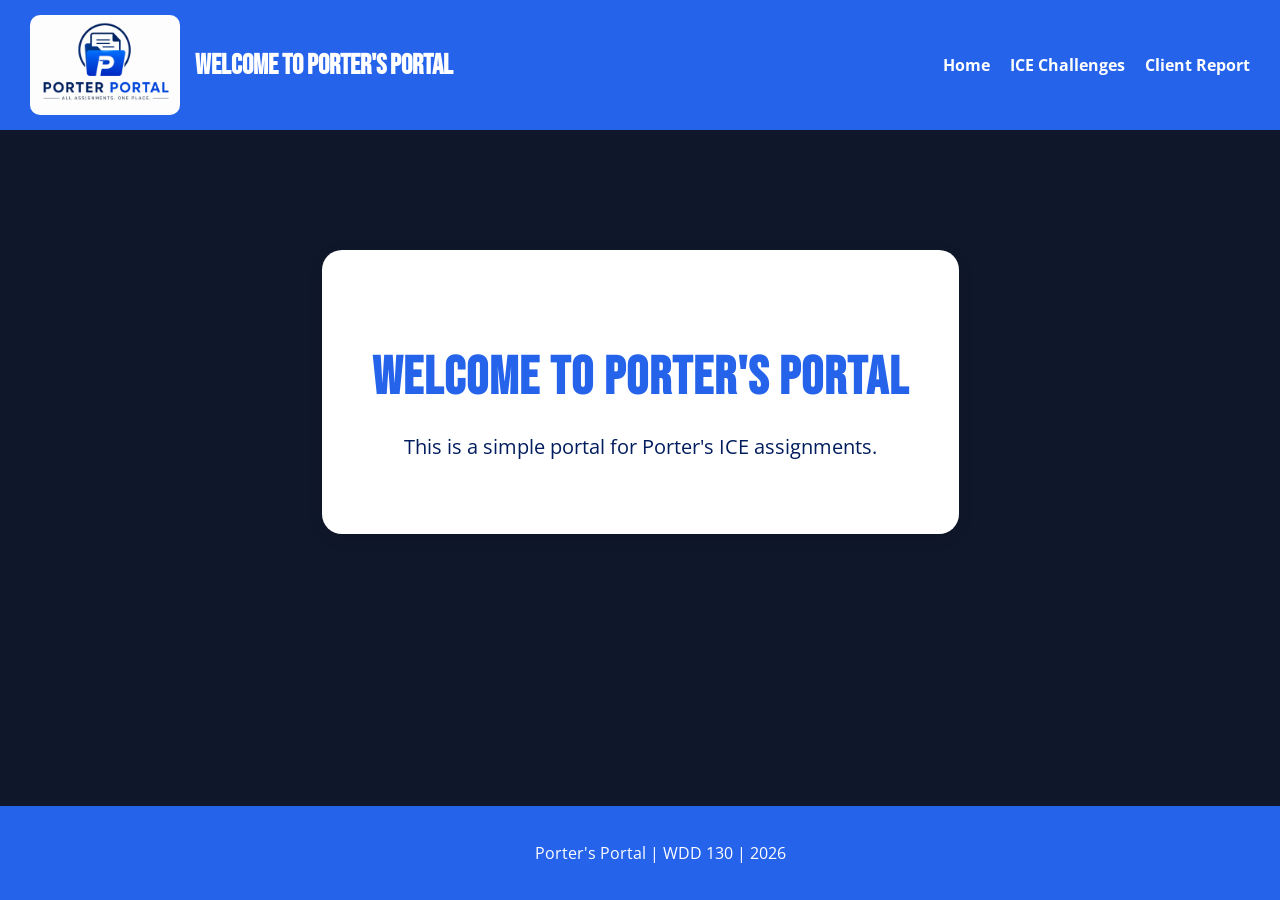
<file: index.html>
<!DOCTYPE html>
<html lang="en">
    <head>
        <meta charset="UTF-8">
        <meta name="viewport" content="width=device-width, initial-scale=1.0">
        <title>Porter's Portal</title>
        <link rel="stylesheet" href="styles/styles.css">
        <style>
        @import url('https://fonts.googleapis.com/css2?family=BJCree:wght@400;500;600;700&family=Bebas+Neue&family=Lato:ital,wght@0,100;0,300;0,400;0,700;0,900;1,100;1,300;1,400;1,700;1,900&family=Libre+Baskerville:ital,wght@0,400..700;1,400..700&family=Noto+Sans+Ol+Chiki:wght@400..700&family=Nunito:ital,wght@0,200..1000;1,200..1000&family=Oswald:wght@200..700&family=Roboto+Mono:ital,wght@0,100..700;1,100..700&family=Roboto:ital,wght@0,100..900;1,100..900&display=swap');
        @import url('https://fonts.googleapis.com/css2?family=BJCree:wght@400;500;600;700&family=Bebas+Neue&family=Lato:ital,wght@0,100;0,300;0,400;0,700;0,900;1,100;1,300;1,400;1,700;1,900&family=Libre+Baskerville:ital,wght@0,400..700;1,400..700&family=Noto+Sans+Ol+Chiki:wght@400..700&family=Nunito:ital,wght@0,200..1000;1,200..1000&family=Open+Sans:ital,wght@0,300..800;1,300..800&family=Oswald:wght@200..700&family=Roboto+Mono:ital,wght@0,100..700;1,100..700&family=Roboto:ital,wght@0,100..900;1,100..900&display=swap');
        </style>
    </head>
    <body>
        <header>
            <div class="logo-section">
                <img src="images/Portal's-Porter-ChatGPT.png" alt="Porter Logo" class="logo">
                <h1>Welcome to Porter's Portal</h1>
            </div>
     

            <nav>
                <ul>
                    <li><a href="index.html">Home</a></li>
                    <li><a href="ice.html">ICE Challenges</a></li>
                    <li><a href="client_report.html">Client Report</a></li>
                </ul>
            </nav>
        </header>
        <main>
            <section class="hero">

                <div class="hero-content">
                
                    <h2>Welcome to Porter's Portal</h2>

                    <p>This is a simple portal for Porter's ICE assignments.</p>

                </div>

            </section>

            

        </main>  
        
        <footer>
            <p>Porter's Portal | WDD 130 | 2026</p>
        </footer>
   
    </body>

</html>
</file>
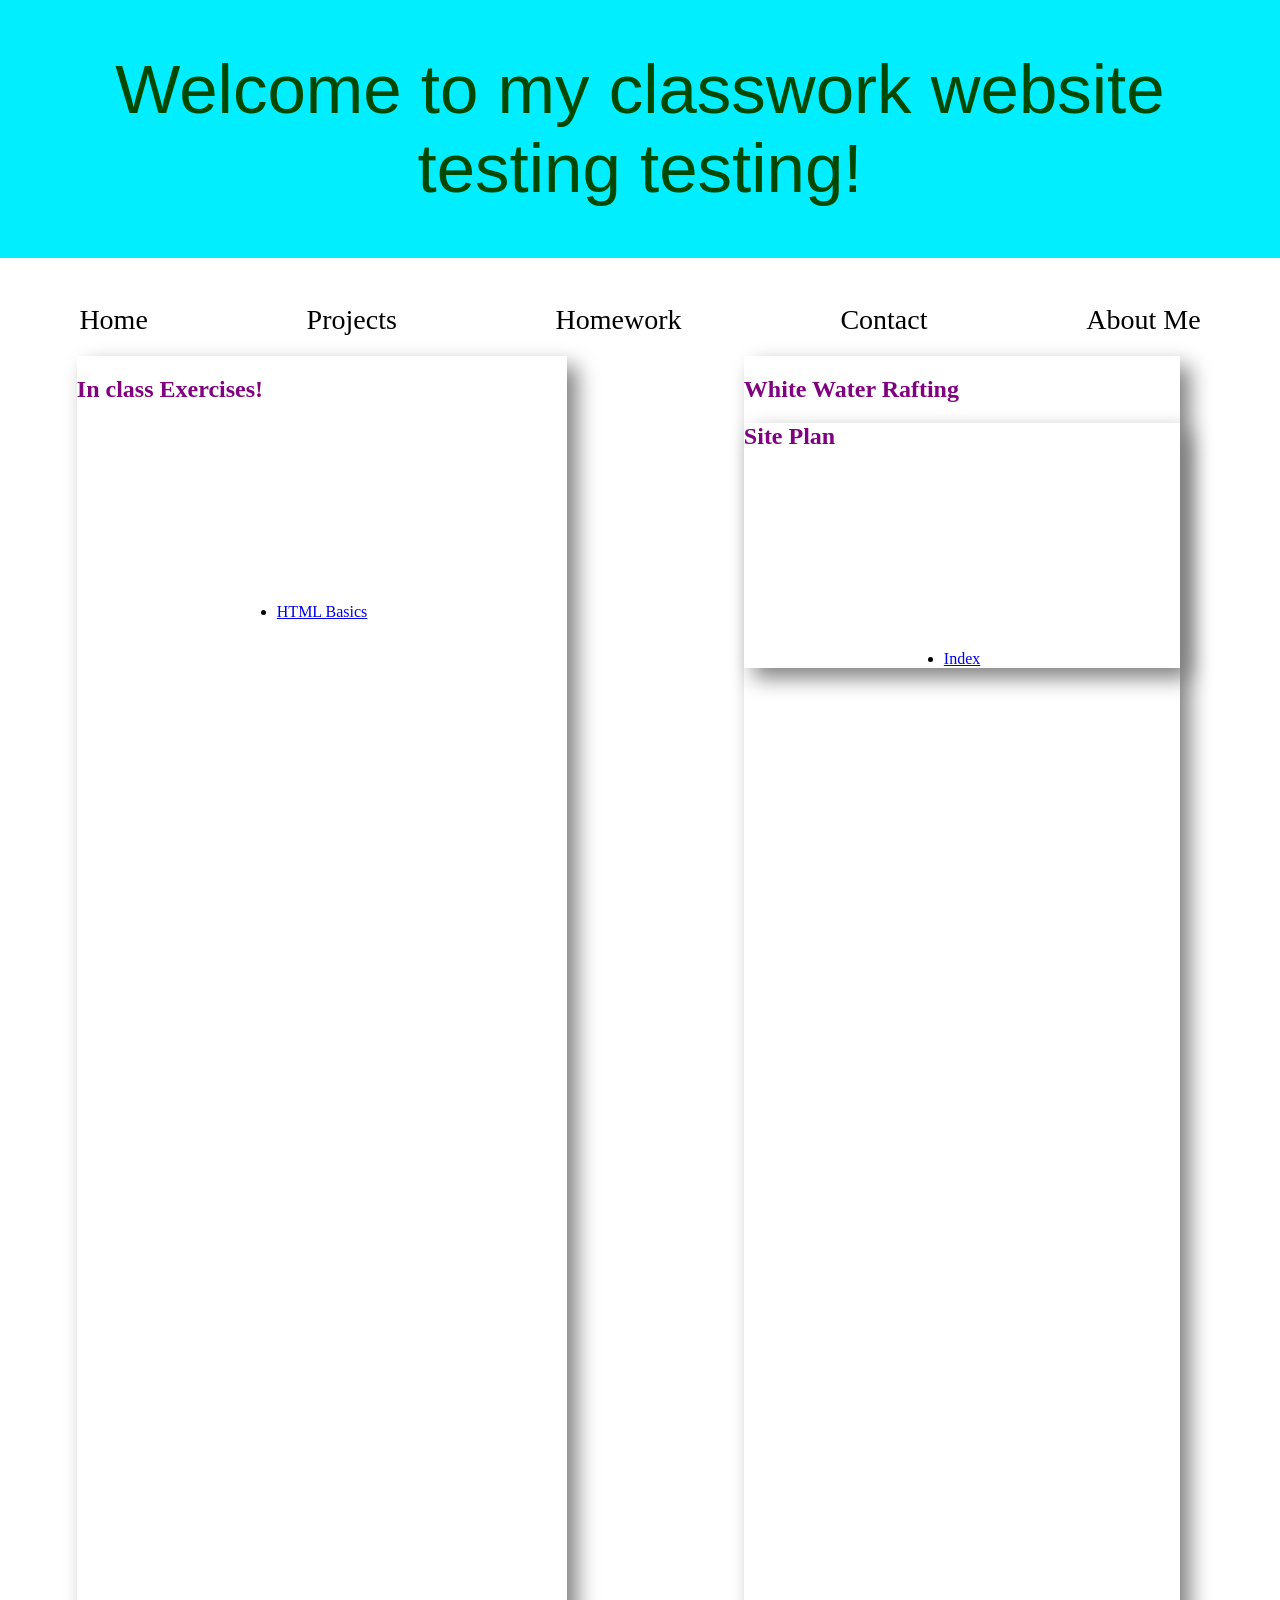
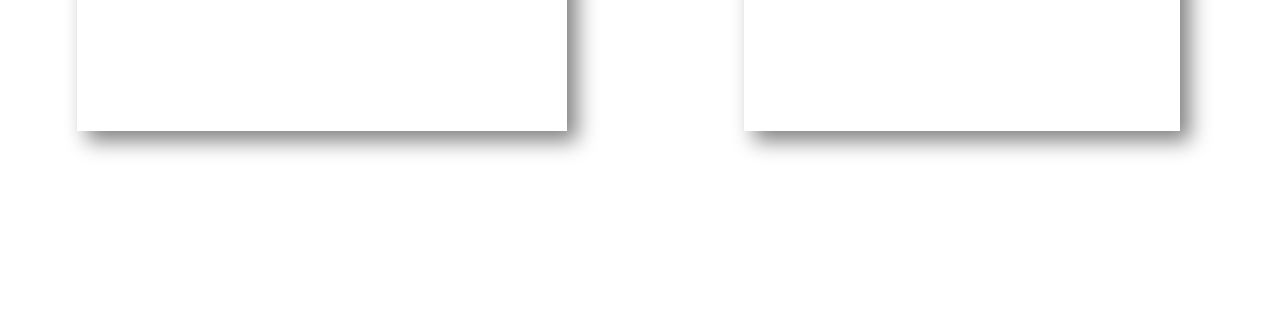
<file: ICE/Stuff/index.html>
<!DOCTYPE html>
<html lang="en">
<head>
    <meta charset="UTF-8">
    <meta name="viewport" content="width=device-width, initial-scale=1.0">
    <title>Document</title>
    <style>

        h1 {
            color: rgb(0, 72, 0);
            text-align: center;
            font-size: 69px;
            font-family:Impact, Haettenschweiler, 'Arial Narrow Bold', sans-serif;
            background-color: rgb(0, 238, 255);
            padding: 50px;
            font-weight:200;
            margin-top: 0;
        }
        
        body {
            background-color: rgb(255, 255, 255);
            margin: 0;
        }

        h2 {
            color: purple;
        }

        ul {
            margin: 200px;
            padding: 0;
        }
        .card {
            box-shadow: 10px 10px 20px gray;
            margin-bottom: 50px;
        }
        #card-container {
            display: grid;
            grid-template-columns: 50%, 50%;
            grid-template-rows: 1fr 4fr 150px;
            justify-content: center;
            justify-items: center;
        }
        header {
            grid-column-start: 1;
            grid-column-end: 3;
        }
        nav {
            display: flex;
            justify-content: space-around;
            align-items: center;
            margin-bottom: 20px;
        }

        /* descendascy selector*/

        nav a {
            text-decoration: none;
            color: black;
            font-size: 28px;
        }

        nav a:hover {
            color: blue;
            font-size: 32px;
        }
    </style>
</head>
<body>
    <div id="card-container">
        <header>
            <h1>Welcome to my classwork website testing testing!</h1>
            <nav>
                <a href="#">Home</a>
                <a href="#">Projects</a>
                <a href="#">Homework</a>
                <a href="#">Contact</a>
                <a href="#">About Me</a>
            </nav>
        </header>


        <div class ="card">
            <h2 class="ICE-heading">In class Exercises!</h2>
            <ul>
                <li>
                    <a class="red-text" href="ICE/basics.html">HTML Basics</a>
                </li>
            </ul>
        </div>

        <div class="card">
            <h2 class="red-text">White Water Rafting</h2>

            <div class="card">
                <h2 class="red-text">Site Plan</h2>
                <ul>
                    <li>
                        <a class="red-text" href="site-plan-rafting.html">Index</a>
                    </li>
                </ul>
            </div>
        </div>

    </div>
 
</body>
</html>
</file>
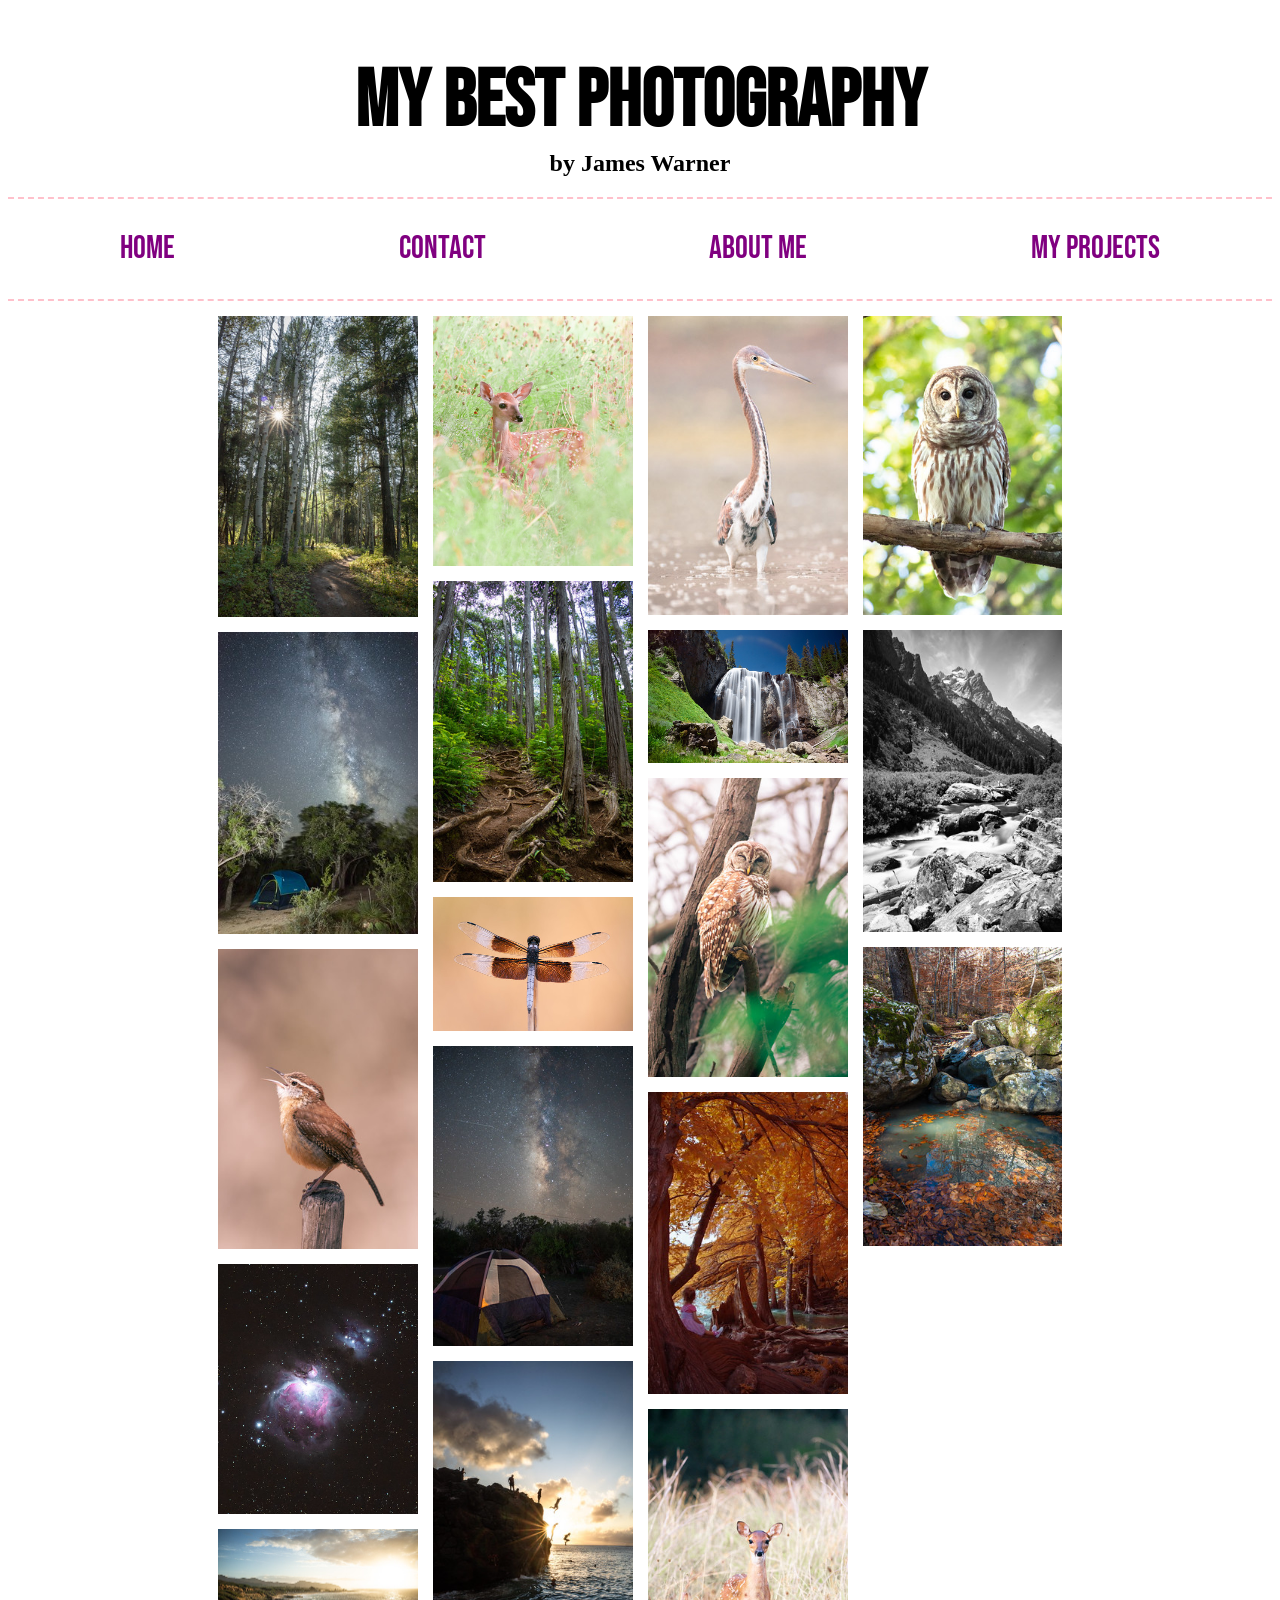
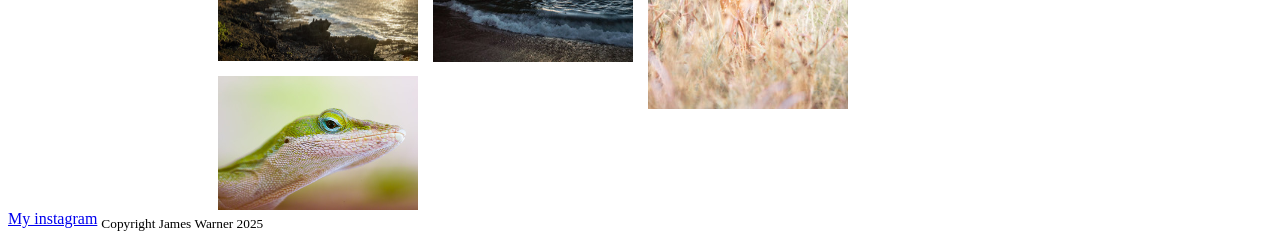
<file: ICE/portfolio-starter-code/portfolio-starter-code/index.html>
<!--Don't touch the HTML for this activity!-->
<!DOCTYPE html>
<html lang="en">
<head>
    <title>James Warner Photography</title>
    <link rel="stylesheet" href="css/index.css">
</head>
<body>
    <header>
        <h1>My Best Photography</h1>
        <h2>by James Warner</h2>
    </header>
    <nav>
        <a href="index.html">Home</a>
        <a href="html/contact.html">Contact</a>
        <a href="html/about-me.html">About Me</a>
        <a href="html/my-projects.html">My Projects</a>
    </nav>
    <div id="img-container">
        <img src="images/img1.jpg" alt="photography by james warner">
        <img src="images/img2.jpg" alt="photography by james warner">
        <img src="images/img3.jpg" alt="photography by james warner">
        <img src="images/img4.jpg" alt="photography by james warner">
        <img src="images/img5.jpg" alt="photography by james warner">
        <img src="images/img6.jpg" alt="photography by james warner">
        <img src="images/img7.jpg" alt="photography by james warner">
        <img src="images/img8.jpg" alt="photography by james warner">
        <img src="images/img9.jpg" alt="photography by james warner">
        <img src="images/img10.jpg" alt="photography by james warner">
        <img src="images/img11.jpg" alt="photography by james warner">
        <img src="images/img12.jpg" alt="photography by james warner">
        <img src="images/img13.jpg" alt="photography by james warner">
        <img src="images/img14.jpg" alt="photography by james warner">
        <img src="images/img15.jpg" alt="photography by james warner">
        <img src="images/img16.jpg" alt="photography by james warner">
        <img src="images/img17.jpg" alt="photography by james warner">
        <img src="images/img18.jpg" alt="photography by james warner">
        <img src="images/img19.jpg" alt="photography by james warner">
    </div>
    <footer>
        <a href="https://www.instagram.com">My instagram</a>
        <sub>Copyright James Warner 2025</sub>
    </footer>
</body>
</html>
</file>
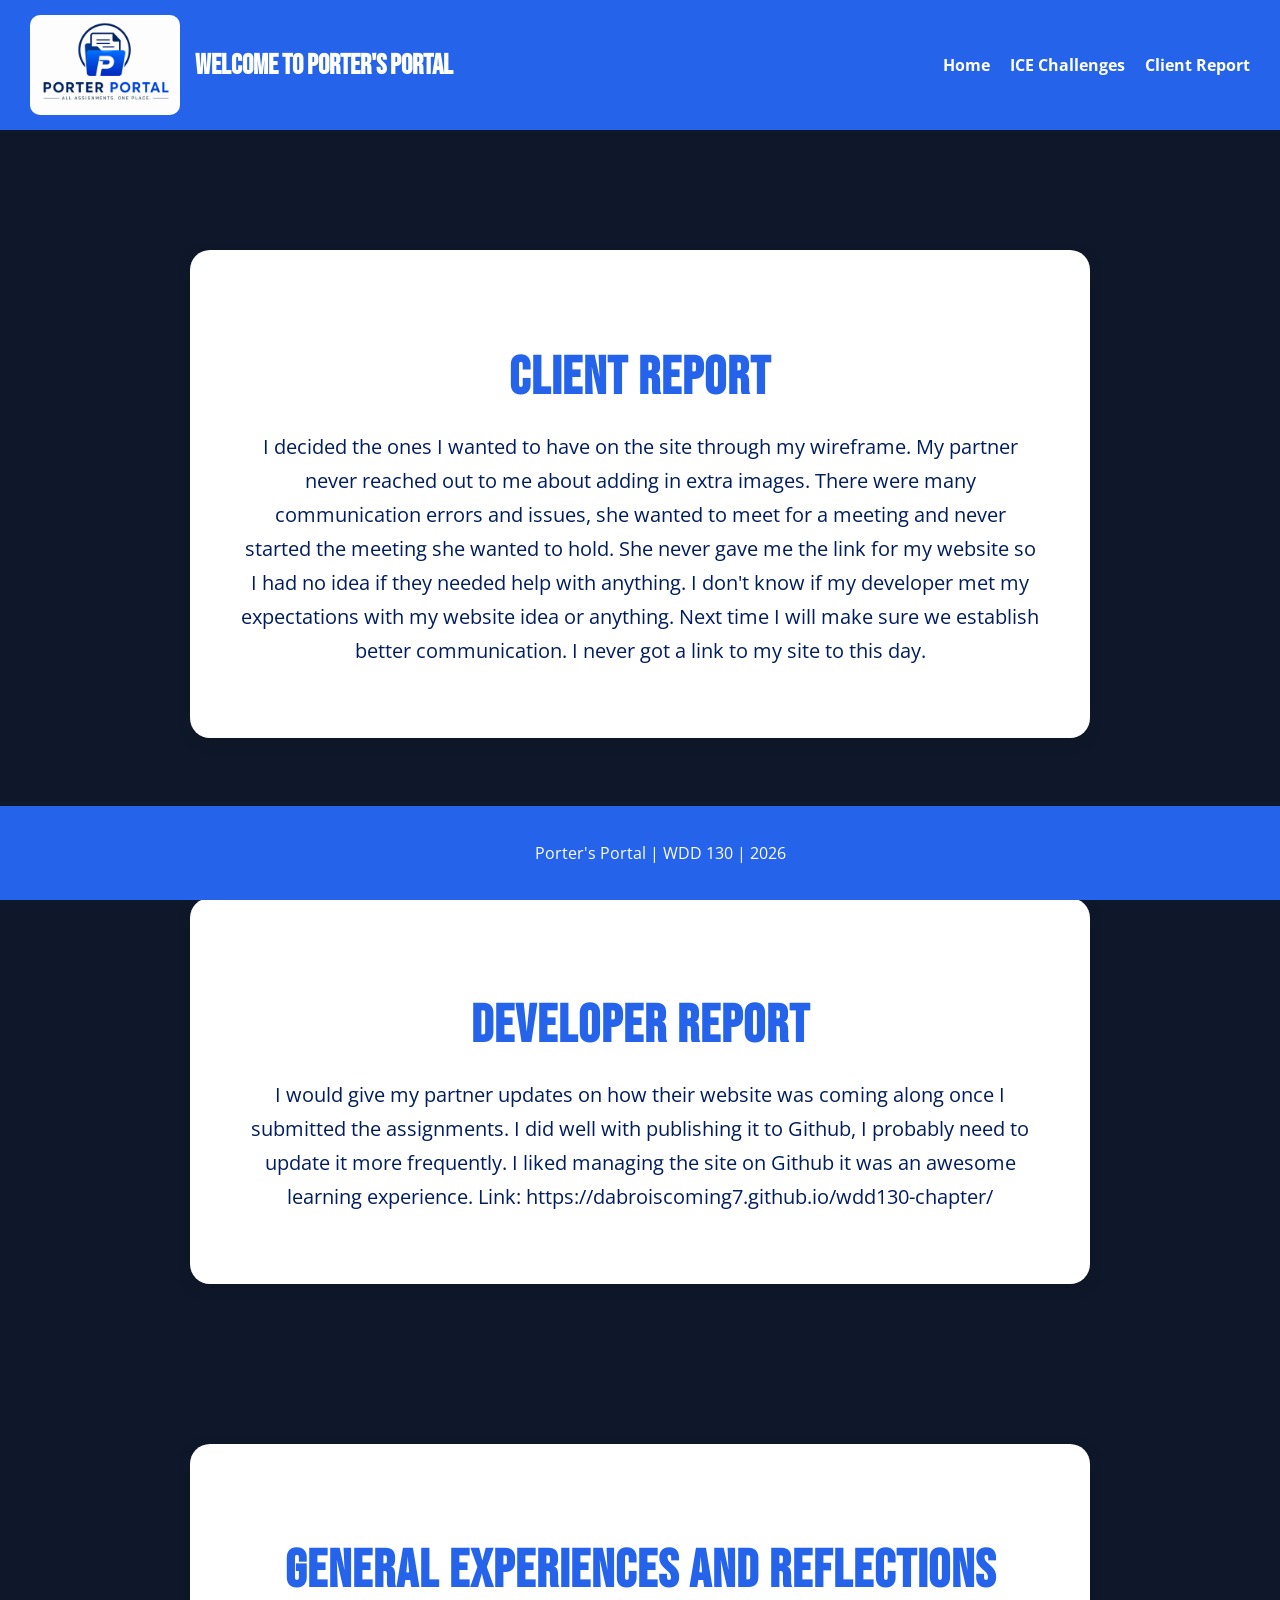
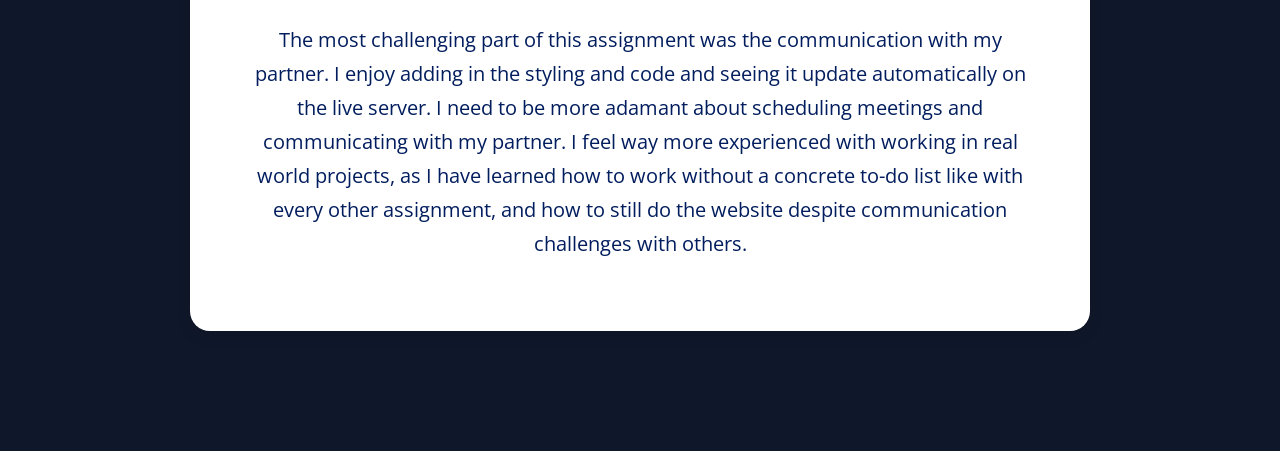
<file: client_report.html>
<!DOCTYPE html>
<html lang="en">
    <head>
        <meta charset="UTF-8">
        <meta name="viewport" content="width=device-width, initial-scale=1.0">
        <title>Client Report - Porter's Portal</title>
        <link rel="stylesheet" href="styles/styles.css">
        <style>
        @import url('https://fonts.googleapis.com/css2?family=BJCree:wght@400;500;600;700&family=Bebas+Neue&family=Lato:ital,wght@0,100;0,300;0,400;0,700;0,900;1,100;1,300;1,400;1,700;1,900&family=Libre+Baskerville:ital,wght@0,400..700;1,400..700&family=Noto+Sans+Ol+Chiki:wght@400..700&family=Nunito:ital,wght@0,200..1000;1,200..1000&family=Oswald:wght@200..700&family=Roboto+Mono:ital,wght@0,100..700;1,100..700&family=Roboto:ital,wght@0,100..900;1,100..900&display=swap');
        @import url('https://fonts.googleapis.com/css2?family=BJCree:wght@400;500;600;700&family=Bebas+Neue&family=Lato:ital,wght@0,100;0,300;0,400;0,700;0,900;1,100;1,300;1,400;1,700;1,900&family=Libre+Baskerville:ital,wght@0,400..700;1,400..700&family=Noto+Sans+Ol+Chiki:wght@400..700&family=Nunito:ital,wght@0,200..1000;1,200..1000&family=Open+Sans:ital,wght@0,300..800;1,300..800&family=Oswald:wght@200..700&family=Roboto+Mono:ital,wght@0,100..700;1,100..700&family=Roboto:ital,wght@0,100..900;1,100..900&display=swap');
        </style>
    </head>
    <body>
        <header>
            <div class="logo-section">
                <img src="images/Portal's-Porter-ChatGPT.png" alt="Porter Logo" class="logo">
                <h1>Welcome to Porter's Portal</h1>
            </div>
     

            <nav>
                <ul>
                    <li><a href="index.html">Home</a></li>
                    <li><a href="ice.html">ICE Challenges</a></li>
                    <li><a href="client_report.html">Client Report</a></li>
                </ul>
            </nav>
        </header>
        <main>
            <section class="hero">

                <div class="hero-content">
                
                    <h2>Client Report</h2>

                    <p>I decided the ones I wanted to have on the site through my wireframe. 
                        My partner never reached out to me about adding in extra images. 
                        There were many communication errors and issues, she wanted to meet for a meeting 
                        and never started the meeting she wanted to hold. She never gave me the link for my 
                        website so I had no idea if they needed help with anything. I don't know if my 
                        developer met my expectations with my website idea or anything. Next time I will
                        make sure we establish better communication. I never got a link 
                        to my site to this day.</p>

                </div>

            </section>

            <section class="hero">

                <div class="hero-content">
                
                    <h2>Developer Report</h2>

                    <p> I would give my partner updates on how their website was coming along once I 
                        submitted the assignments. I did well with publishing it to Github, I probably 
                        need to update it more frequently. I liked managing the site on Github it was an 
                        awesome learning experience. Link: https://dabroiscoming7.github.io/wdd130-chapter/</p>

                </div>

            </section>

            <section class="hero">

                <div class="hero-content">
                
                    <h2>General Experiences and Reflections</h2>

                    <p> The most challenging part of this assignment was the communication with my partner. 
                        I enjoy adding in the styling and code and seeing it update automatically on the 
                        live server. I need to be more adamant about scheduling meetings and communicating with my partner. 
                        I feel way more experienced with working in real world projects, as I have learned
                         how to work without a concrete to-do list like with every other assignment, and how 
                         to still do the website despite communication challenges with others.</p>

                </div>

            </section>

        </main>  
        
        <footer>
            <p>Porter's Portal | WDD 130 | 2026</p>
        </footer>
   
    </body>

</html>
</file>
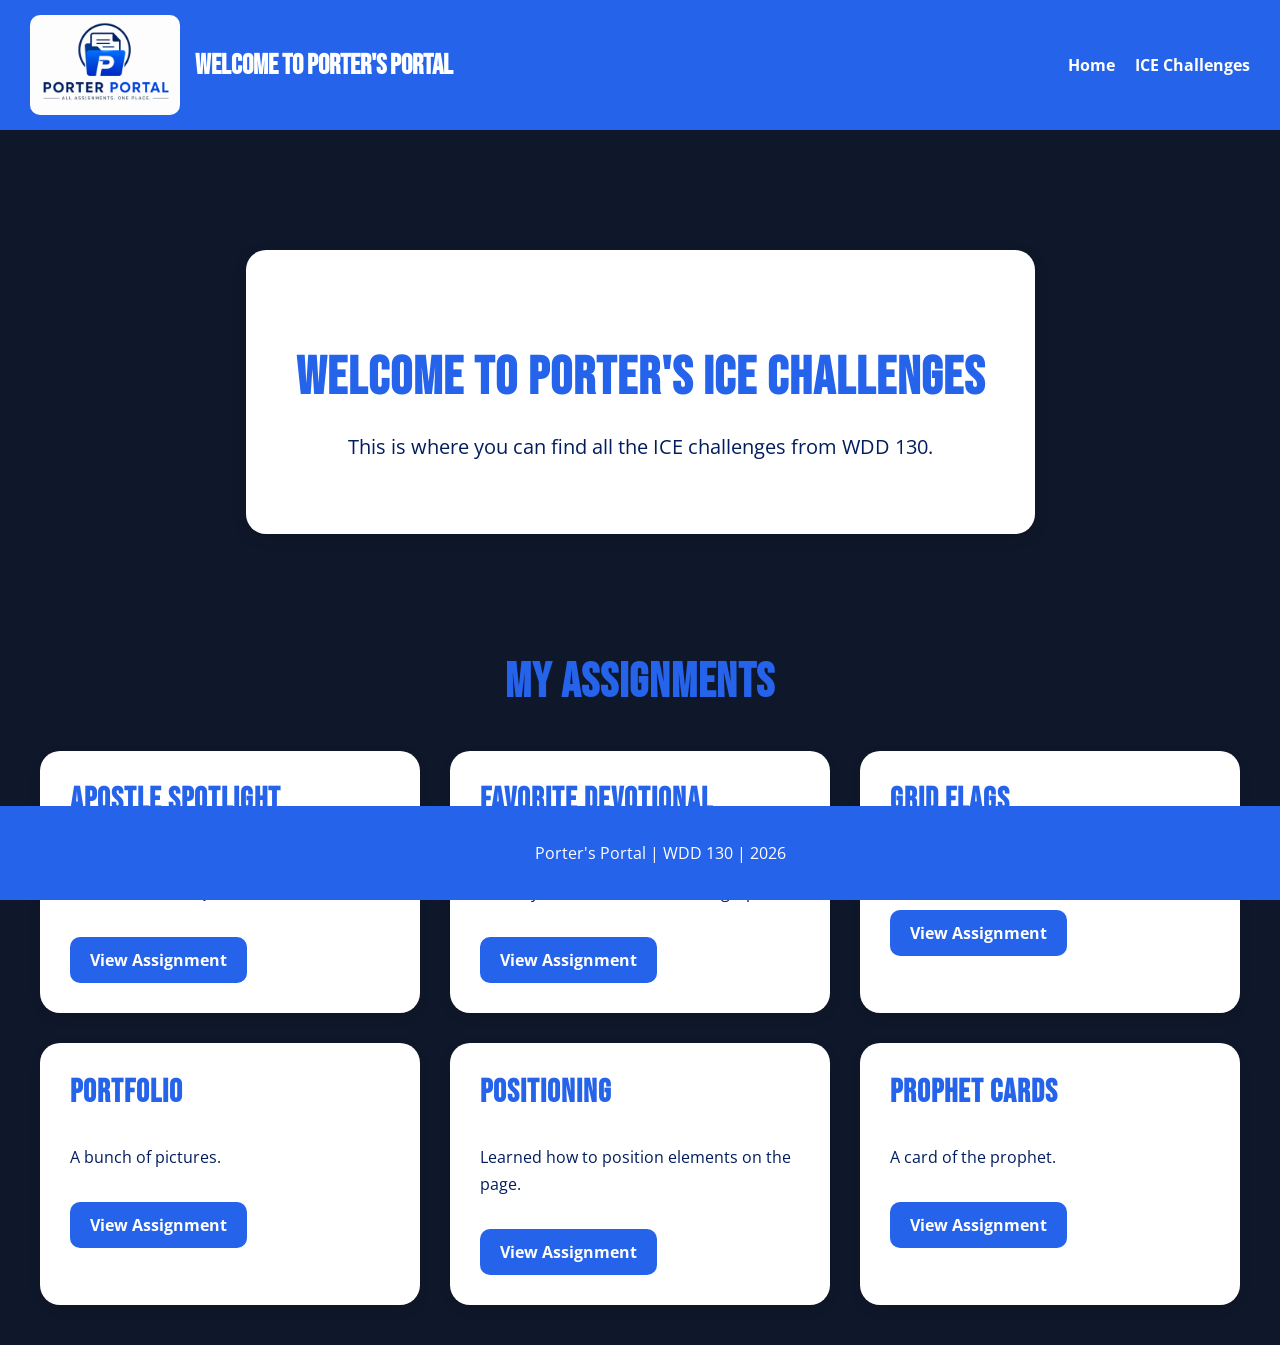
<file: ice.html>
<!DOCTYPE html>
<html lang="en">
    <head>
        <meta charset="UTF-8">
        <meta name="viewport" content="width=device-width, initial-scale=1.0">
        <title>Porter's Portal</title>
        <link rel="stylesheet" href="styles/styles.css">
        <style>
        @import url('https://fonts.googleapis.com/css2?family=BJCree:wght@400;500;600;700&family=Bebas+Neue&family=Lato:ital,wght@0,100;0,300;0,400;0,700;0,900;1,100;1,300;1,400;1,700;1,900&family=Libre+Baskerville:ital,wght@0,400..700;1,400..700&family=Noto+Sans+Ol+Chiki:wght@400..700&family=Nunito:ital,wght@0,200..1000;1,200..1000&family=Oswald:wght@200..700&family=Roboto+Mono:ital,wght@0,100..700;1,100..700&family=Roboto:ital,wght@0,100..900;1,100..900&display=swap');
        @import url('https://fonts.googleapis.com/css2?family=BJCree:wght@400;500;600;700&family=Bebas+Neue&family=Lato:ital,wght@0,100;0,300;0,400;0,700;0,900;1,100;1,300;1,400;1,700;1,900&family=Libre+Baskerville:ital,wght@0,400..700;1,400..700&family=Noto+Sans+Ol+Chiki:wght@400..700&family=Nunito:ital,wght@0,200..1000;1,200..1000&family=Open+Sans:ital,wght@0,300..800;1,300..800&family=Oswald:wght@200..700&family=Roboto+Mono:ital,wght@0,100..700;1,100..700&family=Roboto:ital,wght@0,100..900;1,100..900&display=swap');
        </style>
    </head>
    <body>
        <header>
            <div class="logo-section">
                <img src="images/Portal's-Porter-ChatGPT.png" alt="Porter Logo" class="logo">
                <h1>Welcome to Porter's Portal</h1>
            </div>
     

            <nav>
                <ul>
                    <li><a href="index.html">Home</a></li>
                    <li><a href="ice.html">ICE Challenges</a></li>
                </ul>
            </nav>
        </header>
        <main>
            <section class="hero">

                <div class="hero-content">
                
                    <h2>Welcome to Porter's ICE Challenges</h2>

                    <p>This is where you can find all the ICE challenges from WDD 130.</p>

                </div>

            </section>

            <section class="assignments">
                <h2>My Assignments</h2>
                <div class="assignment-grid">

                    <article class="card">

                        <h3>Apostle Spotlight</h3>
                        <p> It has all the Apotles and the other members of the Quorm on it.</p>

                        <a href="ICE/apostle_spotlight/apostle_spotlight/apostles.html" target="_blank">View Assignment</a>

                    </article>

                    <article class="card">

                        <h3>Favorite Devotional</h3>
                        <p> These are my favorite devotional and where you can add more to the graph.</p>

                        <a href="ICE/favorite_devo/favorite_devo/favdevo.html" target="_blank">View Assignment</a>

                    </article>
                    
                    <article class="card">

                        <h3>Grid Flags</h3>
                        <p>I made flags with grids </p>

                        <a href="ICE/grid_flags/grid_flags/flags.html" target="_blank">View Assignment</a>

                    </article>

                    <article class="card">

                        <h3>Portfolio</h3>
                        <p>A bunch of pictures.</p>

                        <a href="ICE/portfolio-starter-code/portfolio-starter-code/index.html" target="_blank">View Assignment</a>

                    </article>

                    <article class="card">

                        <h3>Positioning</h3>
                        <p>Learned how to position elements on the page.</p>

                        <a href="ICE/positioning/positioning/positioning.html" target="_blank">View Assignment</a>

                    </article>

                    <article class="card">

                        <h3>Prophet Cards</h3>
                        <p>A card of the prophet.</p>

                        <a href="ICE/prophet_cards/prophet_cards/oaks.html" target="_blank">View Assignment</a>

                    </article>

                </div>

            </section>

        </main>  
        
        <footer>
            <p>Porter's Portal | WDD 130 | 2026</p>
        </footer>
   
    </body>

</html>
</file>
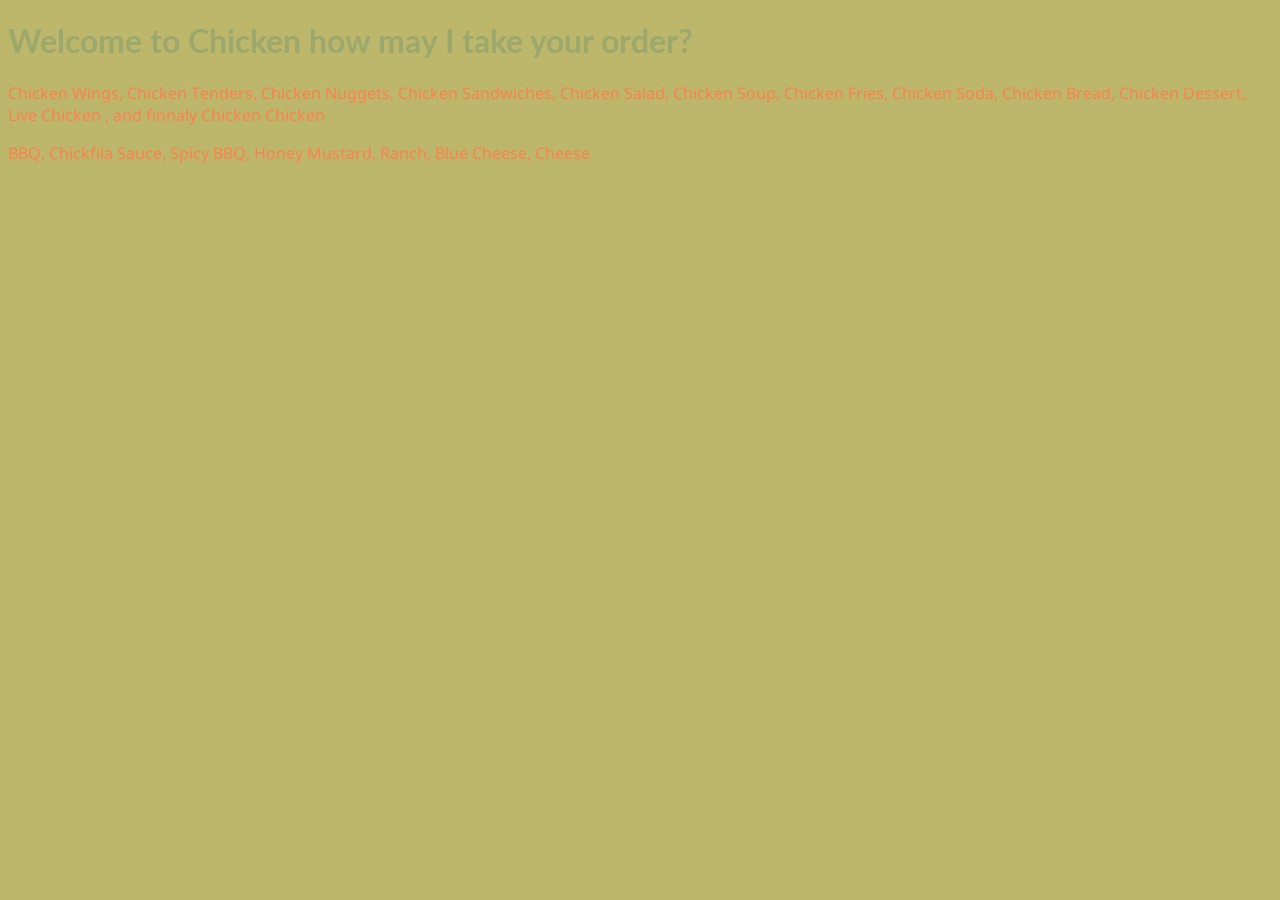
<file: ICE/Stuff/my-first-html.html>
<!DOCTYPE html>
<html>
    <head>
        <!-- Anything in the head is not visible on the page -->
         <title>Chicken</title>
         <style>
            @import url('https://fonts.googleapis.com/css2?family=BJCree:wght@400;500;600;700&family=Lato:ital,wght@0,100;0,300;0,400;0,700;0,900;1,100;1,300;1,400;1,700;1,900&family=Noto+Sans+Ol+Chiki:wght@400..700&display=swap');
            @import url('https://fonts.googleapis.com/css2?family=BJCree:wght@400;500;600;700&family=Lato:ital,wght@0,100;0,300;0,400;0,700;0,900;1,100;1,300;1,400;1,700;1,900&display=swap');
            /* This is a CSS comment */
            h1 {
                color:rgb(134, 159, 108, 0.6);
                font-family: 'Lato';
            }
            p {
                color:coral;
                font-family: 'Noto Sans Ol Chiki';
            }
            body {
                background-color:darkkhaki;
            }
         </style>
    </head>
    <body>
        <h1>Welcome to Chicken how may I take your order?</h1>
        <p> Chicken Wings, Chicken Tenders, Chicken Nuggets, Chicken Sandwiches, Chicken Salad,
             Chicken Soup, Chicken Fries, Chicken Soda, Chicken Bread, Chicken Dessert, Live Chicken
            , and finnaly Chicken Chicken</p>
        <p> BBQ, Chickfila Sauce, Spicy BBQ, Honey Mustard, Ranch, Blue Cheese, Cheese</p>

    </body>


</html>
</file>
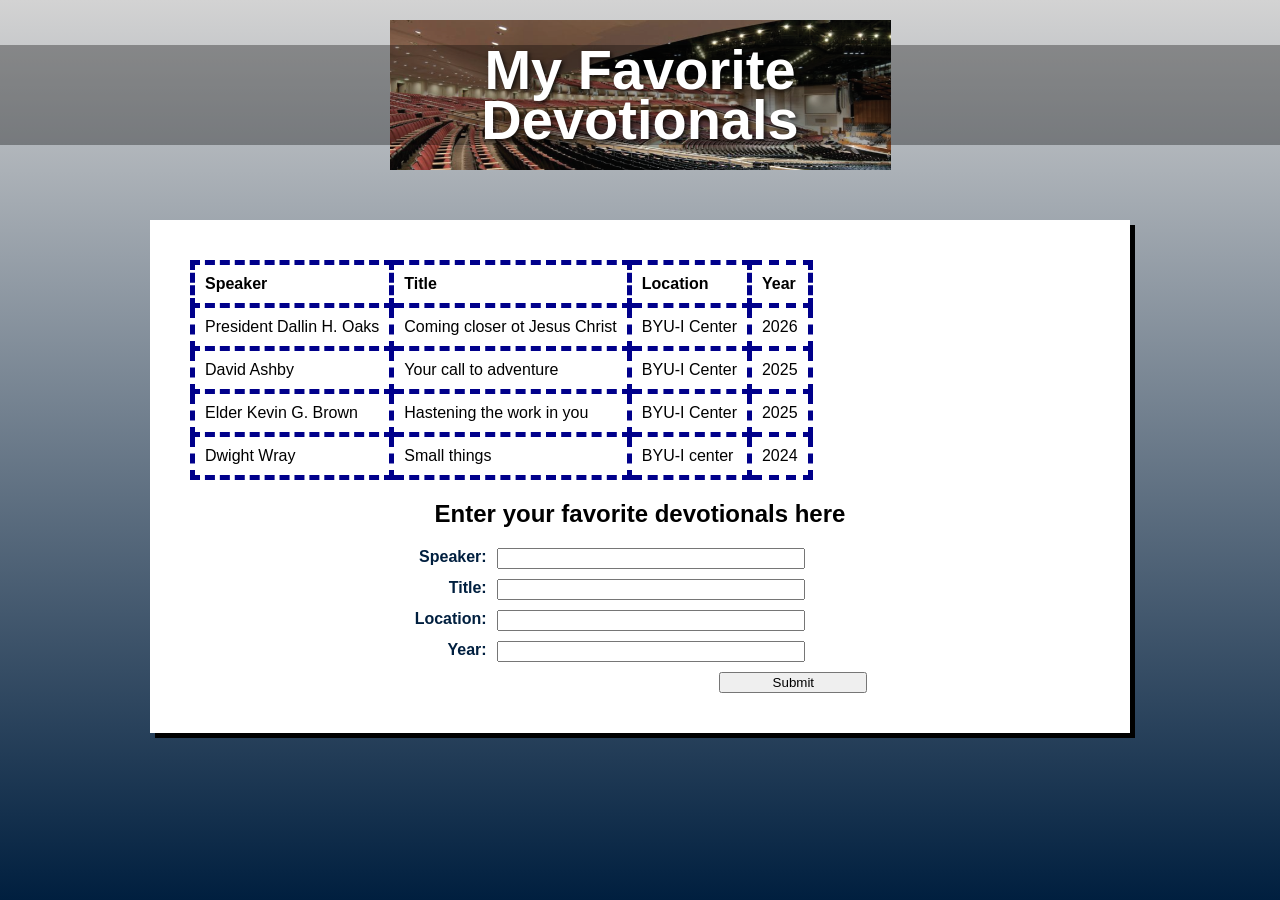
<file: ICE/favorite_devo/favorite_devo/favdevo.html>
<!DOCTYPE html>
<html lang="en">
<head>
  <meta charset="UTF-8" />
  <meta name="viewport" content="width=device-width, initial-scale=1.0"/>
  <title>My Favorite Devotionals</title>
  <link rel="stylesheet" href="styles/styles.css" />
</head>
<body>
  <div class="container">
    <header class="header">
      <div class="header-image">
        <h1>My Favorite<br>Devotionals</h1>
      </div>
    </header>
    <main>
      <div class="content-box">
        <!-- Add your devotional content here -->
        <table>
          <tr>
            <th>Speaker</th>
            <th>Title</th>
            <th>Location</th>
            <th>Year</th>
          </tr>
          <tr>
            <td>President Dallin H. Oaks</td>
            <td>Coming closer ot Jesus Christ</td>
            <td>BYU-I Center</td>
            <td>2026</td>
          </tr>
          <tr>
            <td>David Ashby</td>
            <td>Your call to adventure</td>
            <td>BYU-I Center</td>
            <td>2025</td>
          </tr>
          <tr>
            <td>Elder Kevin G. Brown</td>
            <td>Hastening the work in you</td>
            <td>BYU-I Center</td>
            <td>2025</td>
          </tr>
          <tr>
            <td>Dwight Wray</td>
            <td>Small things</td>
            <td>BYU-I center</td>
            <td>2024</td>
          </tr>
        </table>
        <h2>Enter your favorite devotionals here</h2>

        <form>
          <label for="speaker">Speaker:</label>
          <input type="text" id="speaker" name="speaker" />
          
          <label for="title">Title:</label>
          <input type="text" id="title" name="title" />
          
          <label for="location">Location:</label>
          <input type="text" id="location" name="location" />
          
          <label for="year">Year:</label>
          <input type="number" id="year" name="year" />
          
          <button type="submit">Submit</button>
        </form>
      </div>
    </main>
  </div>
</body>
</html>
</file>
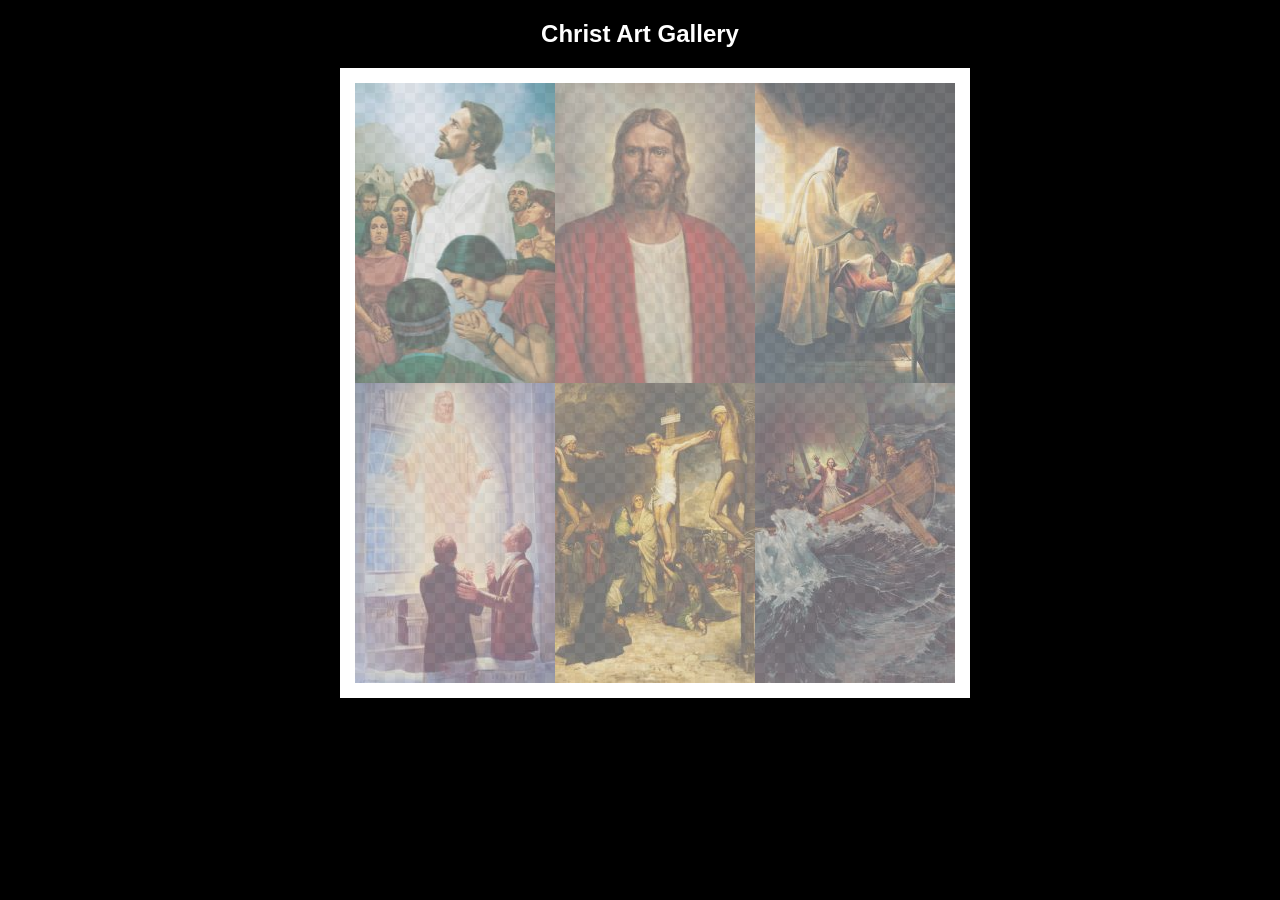
<file: ICE/gallery/gallery/gallery.html>
<!DOCTYPE html>
<html lang="en">
<head>
    <meta charset="UTF-8">
    <meta name="viewport" content="width=device-width, initial-scale=1.0">
    <title>Images of Christ</title>
    <style>
        body {
            background: black;
        }
        #wrapper{
            width: 600px;
            margin: 0 auto;
        }
        nav {
            color: white;
            text-align: center;
            font-family: Haettenschweiler, 'Arial Narrow Bold', sans-serif;
        }
        #gallery{
            display: grid;
            grid-template-columns: 200px 200px 200px;
            border: 15px solid rgb(255, 255, 255);
            width: 100%;
            background-color: #ddd;
            background-image:
                linear-gradient(45deg, #ccc 26%, transparent 26%), 
                linear-gradient(135deg, #ccc 26%, transparent 26%),
                linear-gradient(45deg, transparent 75%, #ccc 75%),
                linear-gradient(135deg, transparent 75%, #ccc 75%);
            background-size: 20px 20px; /* Must be a square */
            background-position: 0 0, 10px 0, 10px -10px, 0px 10px; 
            
        }
        #gallery a {
            cursor: url('images/christus.png'), pointer;
        }
        #gallery img {
            /* make a thumbnail of the image that is 200x300 
               instead of using width and height here to help the page load faster */
            width: 200px; 
            height: 300px;

            opacity:50%;
            display:block;
        }
        #gallery img:hover{
            opacity: 100%;
        }
    </style>
</head>
<body>
    <div id="wrapper">
        <nav>
            <h1>Christ Art Gallery</h1>
        </nav>
        <main>
            <div id="gallery">
                <a href="images/big/img1.jpg"><img src="images/small/img1.jpg" alt="Christ praying with the Nephites" ></a>
                <a href="images/big/img2.jpg"><img src="images/small/img2.jpg" alt="Jesus the Christ" ></a>
                <a href="images/big/img3.jpg"><img src="images/small/img3.jpg" alt="Jesus Raising the Daughter of Jairus" ></a>
                <a href="images/big/img4.jpg"><img src="images/small/img4.jpg" alt="The Lord Appears in the Kirtland Temple" ></a>
                <a href="images/big/img5.jpg"><img src="images/small/img5.jpg" alt="Crucifixion of Jesus Christ" ></a>
                <a href="images/big/img6.jpg"><img src="images/small/img6.jpg" alt="Jesus Calms the Storm" ></a>
            </div>
        </main>
    </div>
</body>
</html>
</file>
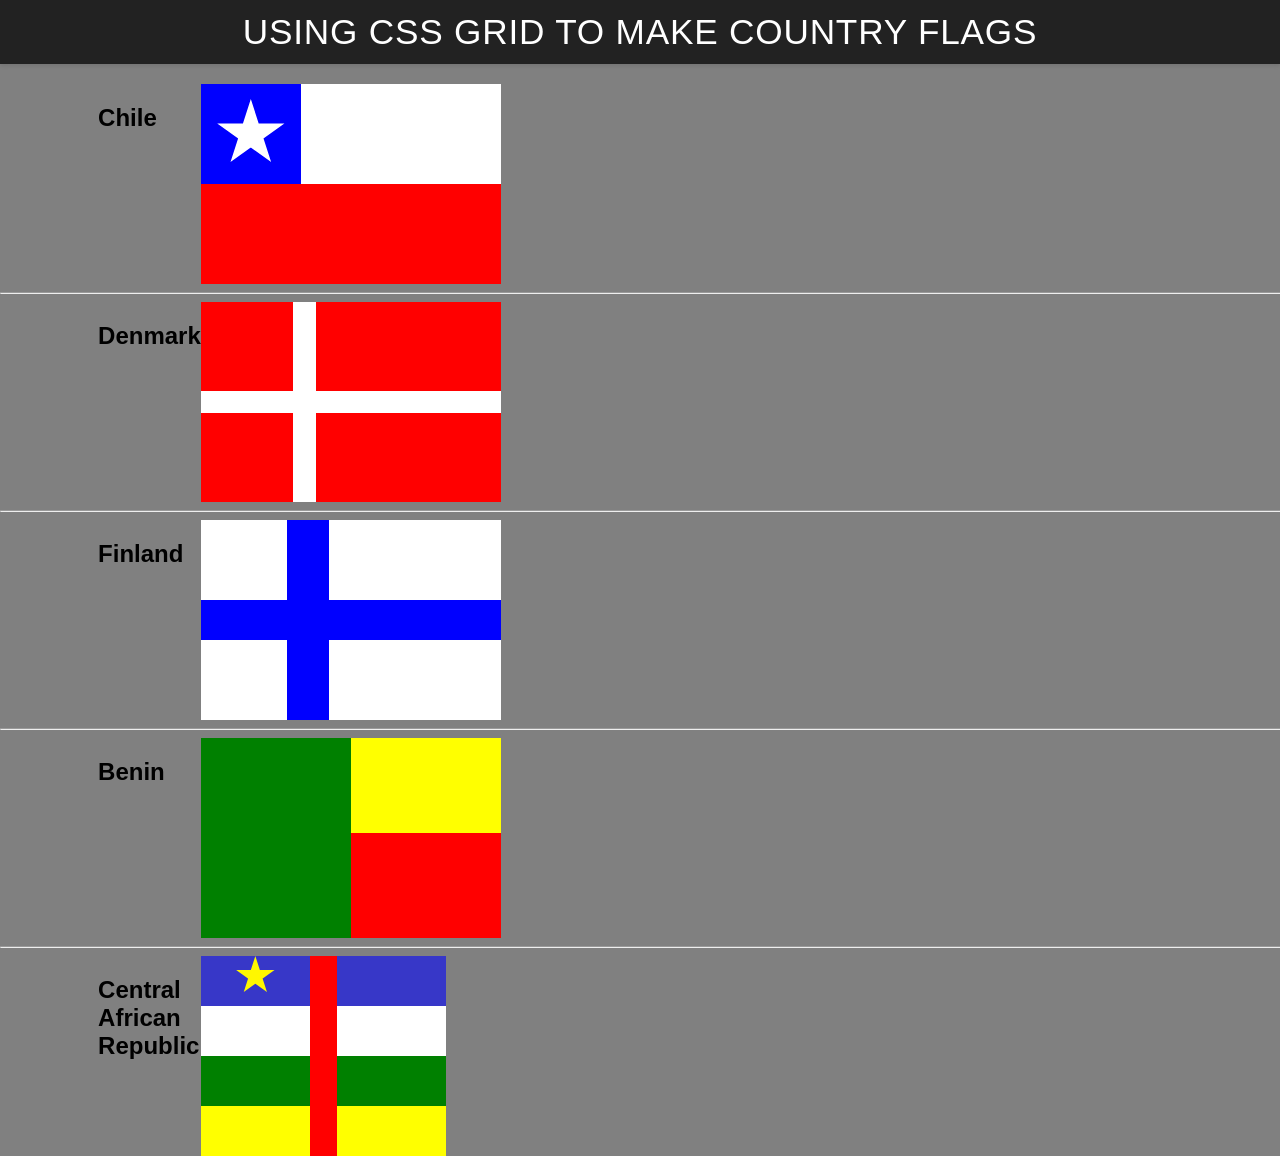
<file: ICE/grid_flags/grid_flags/flags.html>
<!DOCTYPE html>
<html lang="en">

<head>
    <meta charset="UTF-8">
    <meta name="viewport" content="width=device-width, initial-scale=1.0">
    <title>Flag</title>
    <style>
        body {
            margin: 0;
            font-family: 'Helvetica Neue', sans-serif;
            background-color: gray;
        }

        header {
            background-color: #222;
            color: #fff;
            padding: 0.75rem 1.5rem;
            display: flex;
            align-items: center;
            justify-content: center;
            font-size: 1.1rem;
            letter-spacing: 0.05rem;
            text-transform: uppercase;
            box-shadow: 0 2px 4px rgba(0, 0, 0, 0.1);
        }

        header h1 {
            margin: 0;
            font-weight: 400;
        }
        main {
            display: grid;
            grid-template-columns: .1fr .1fr 1fr .1fr;
            margin-top: 20px;
        }
        hr {
            width: 100%;
            grid-column: 1 / 5;
        }
        h2 {
            grid-column: 2/3;
        }

        #blue {
            background: blue;
            grid-column: 1 / 2;
            display: grid;
            align-items: center;
            justify-items: center;
        }

        #white {
            background: white;
            grid-column: 2 / 4;
        }

        #red {
            background: red;
            grid-column: 1 / 4;
        }

        #chile {
            display: grid;
            grid-template-columns: 1fr 1fr 1fr;
            grid-template-rows: 1fr 1fr;
            height: 200px;
            width: 300px;
        }

        .star {
            width: 70px;
            aspect-ratio: 1;
            background: white;
            clip-path: polygon(50% 0, 79% 90%, 2% 35%, 98% 35%, 21% 90%);
        }

        #denmark {
            display: grid;
            grid-template-columns: 1fr .25fr 1fr 1fr;
            grid-template-rows: 1fr .25fr 1fr;
            height: 200px;
            width: 300px;
        }

        #dred1 {
            background: red;
            grid-column: 1 / 5;
            grid-row: 1 / 5;
        }

        #dred2 {
            background: red;
            grid-column: 2 / 4;
            grid-row: 1 / 5;
        }

        #dred3 {
            background: white;
            grid-column: 2 / 2;
            grid-row: 1 / 5;

        }

        #dred4 {
            background: white;
            grid-column: 1 / 5;
            grid-row: 2 / 2;
        }

        #finland {
            display: grid;
            grid-template-columns: 1fr .5fr 1fr 1fr;
            grid-template-rows: 1fr .5fr 1fr;
            height: 200px;
            width: 300px;
        }

        #fwhite1 {
            background: white;
            grid-column: 1 / 5;
            grid-row: 1 / 5;
        }

        #fwhite2 {
            background: white;
            grid-column: 2 / 4;
            grid-row: 1 / 5;
        }

        #fwhite3 {
            background: blue;
            grid-column: 2 / 2;
            grid-row: 1 / 5;

        }

        #fwhite4 {
            background: blue;
            grid-column: 1 / 5;
            grid-row: 2 / 2;
        }

        #benin {
            display: grid;
            grid-template-columns: 1fr 1fr;
            grid-template-rows: 1fr .1fr 1fr;
            height: 200px;
            width: 300px;
        }

        #bgreen {
            background: green;
            grid-column: 1 / 2;
            grid-row: 1 / 4;
        }

        #byellow {
            background: yellow;
            grid-column: 2 / 3;
            grid-row: 1 / 2;
        }

        #bred {
            background: red;
            grid-column: 2 / 3;
            grid-row: 2 / 4;
        }

        #car {
            display: grid;
            grid-template-columns: 2fr .5fr 1fr 1fr 1fr;
            grid-template-rows: .5fr .5fr .5fr .5fr;
            height: 200px;
            width: 300px;
        }

        #cred {
            background: red;
            grid-column: 2 / 3;
            grid-row: 1 / 5;
        }

        #cblue {
            background: rgba(0, 0, 255, 0.567);
            grid-column: 1 / 5;
            grid-row: 1 / 5;
        }

        #cwhite {
            background: white;
            grid-column: 1 / 5;
            grid-row: 2 / 5;
        }

        #cgreen {
            background: green;
            grid-column: 1 / 5;
            grid-row: 3 / 5;
        }

        #cyellow {
            background: yellow;
            grid-column: 1 / 5;
            grid-row: 4 / 5;
        }

        #cstar {
            width: 40px;
            aspect-ratio: 1;
            background: rgb(255, 247, 0);
            clip-path: polygon(50% 0, 79% 90%, 2% 35%, 98% 35%, 21% 90%);
            grid-column: 1 / 2;
            grid-row: 1 / 4;
            justify-self: center;
        }


    </style>
</head>

<body>
    <header>
        <h1>Using CSS Grid to make Country Flags</h1>
    </header>
    <main>
        <h2>Chile</h2>
        <div id="chile">
            <div id="blue">
                <div class="star"></div>
            </div>
            <div id="white"></div>
            <div id="red"></div>
        </div>
        <hr>

        <h2>Denmark</h2>
        <div id="denmark">
            <div id="dred1"></div>
            <div id="dred2"></div>
            <div id="dred3"></div>
            <div id="dred4"></div>
        </div>
        <hr>

        <h2>Finland</h2>
        <div id="finland">
            <div id="fwhite1"></div>
            <div id="fwhite2"></div>
            <div id="fwhite3"></div>
            <div id="fwhite4"></div>
        </div>
        <hr>

        <h2>Benin</h2>
        <div id="benin">
            <div id="bgreen"></div>
            <div id="byellow"></div>
            <div id="bred"></div>
        </div>
        <hr>

        <h2>Central African Republic</h2>
        <dic id="car">
            <div id="cblue"></div>
            <div id="cwhite"></div>
            <div id="cgreen"></div>
            <div id="cyellow"></div>
            <div id="cred"></div>
            <div id="cstar"></div>
        </dic>
    </main>
</body>

</html>
</file>
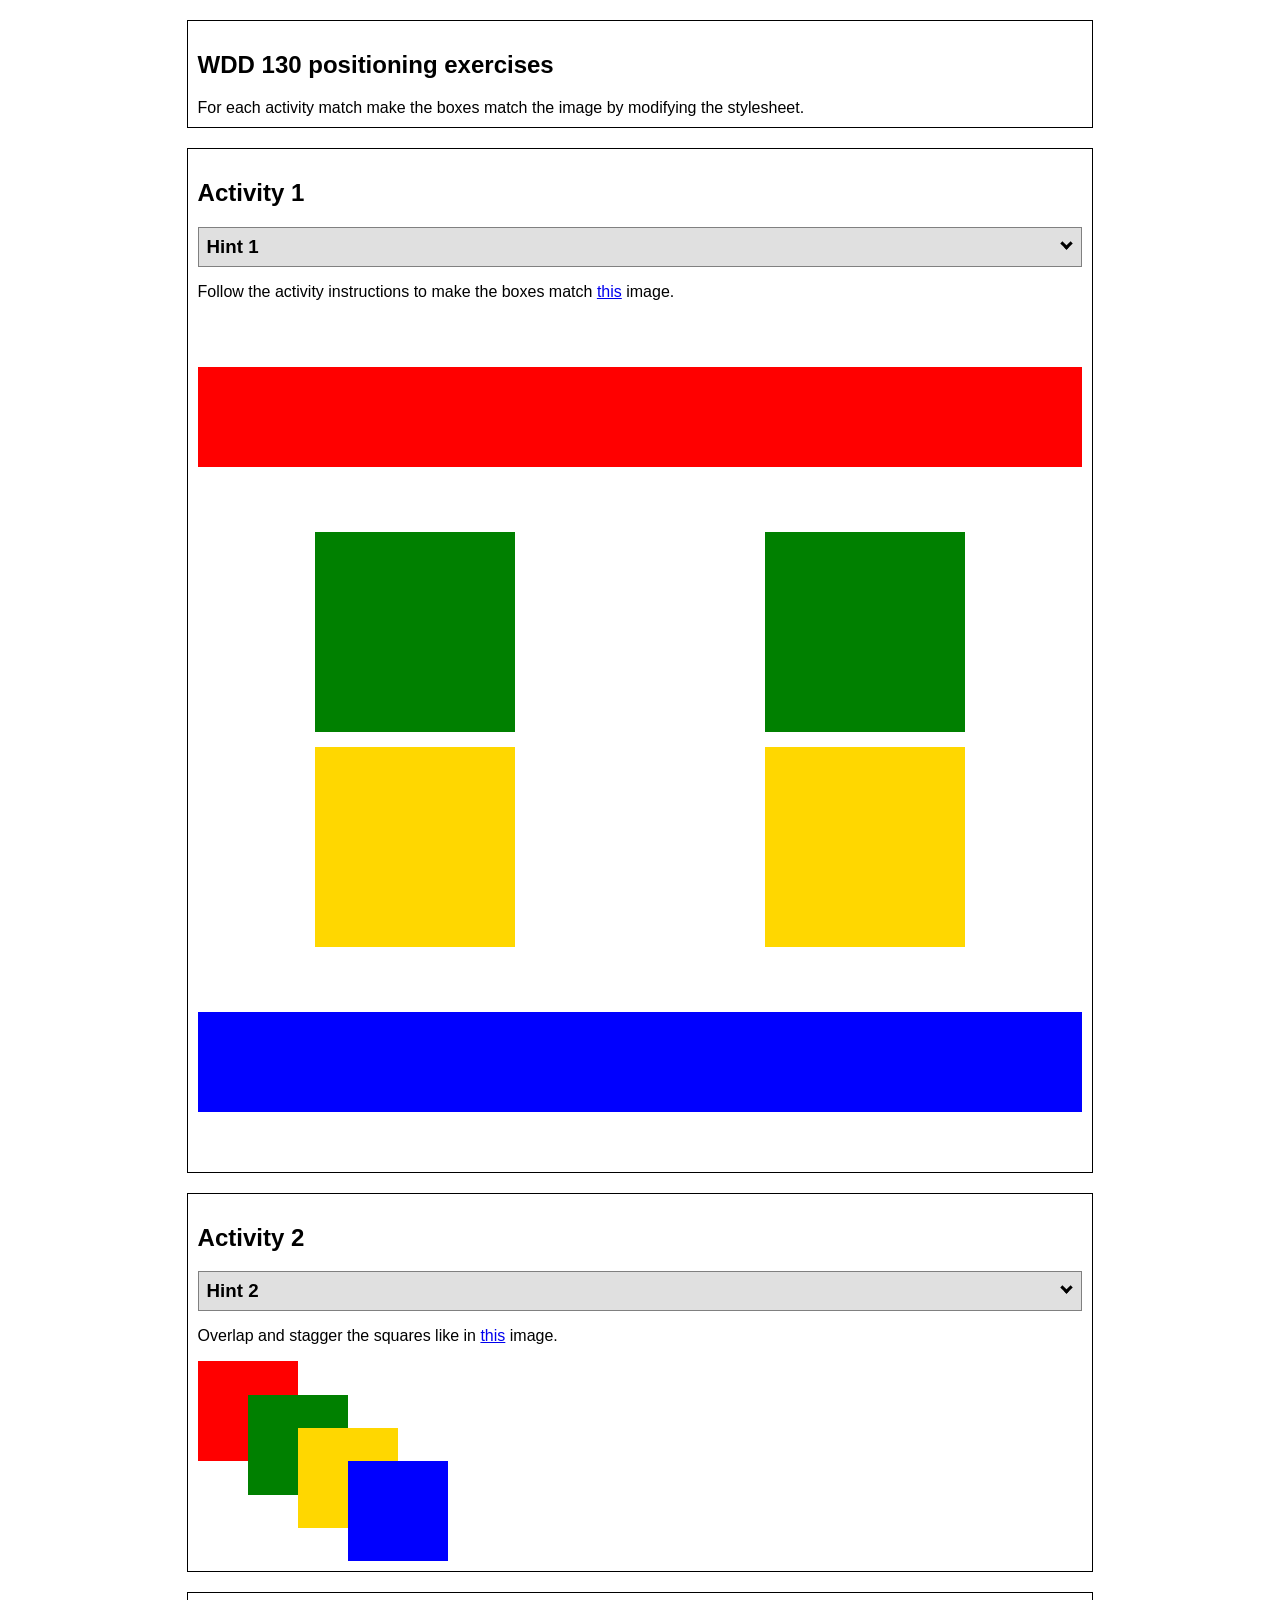
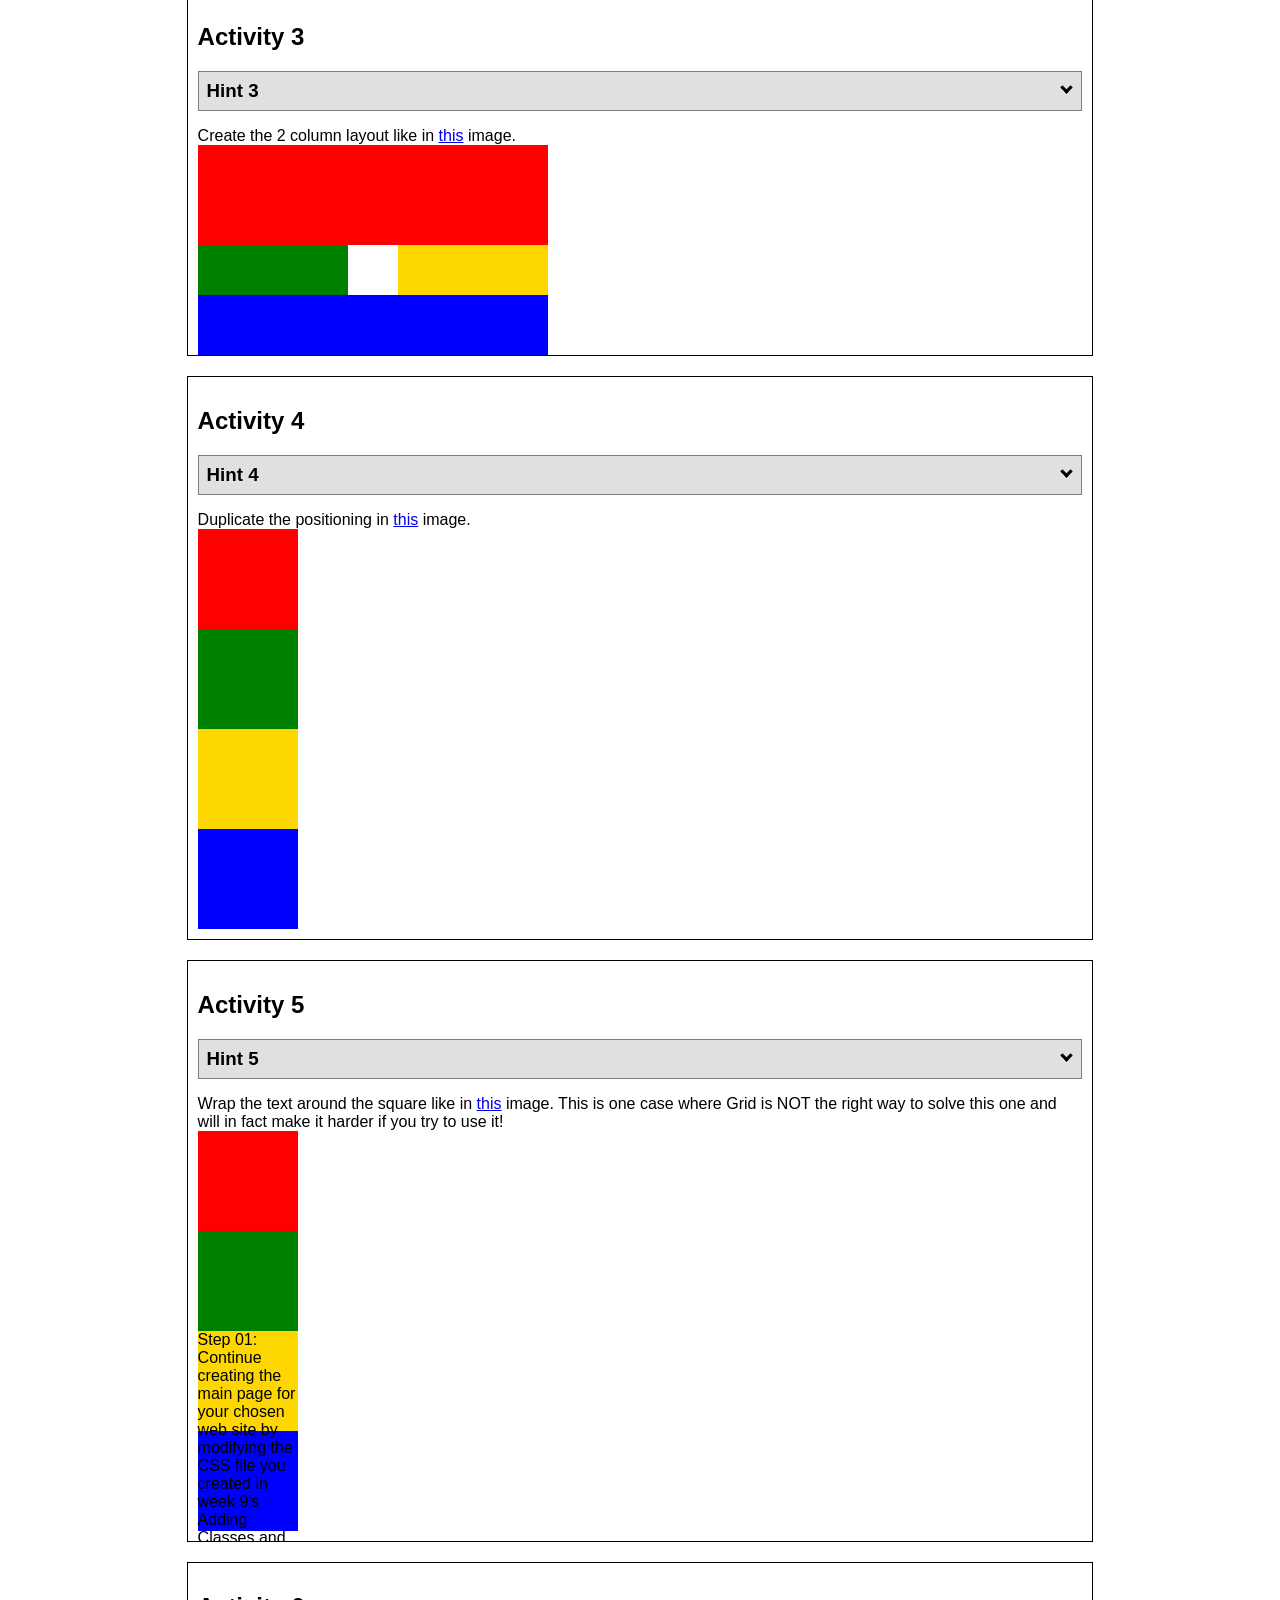
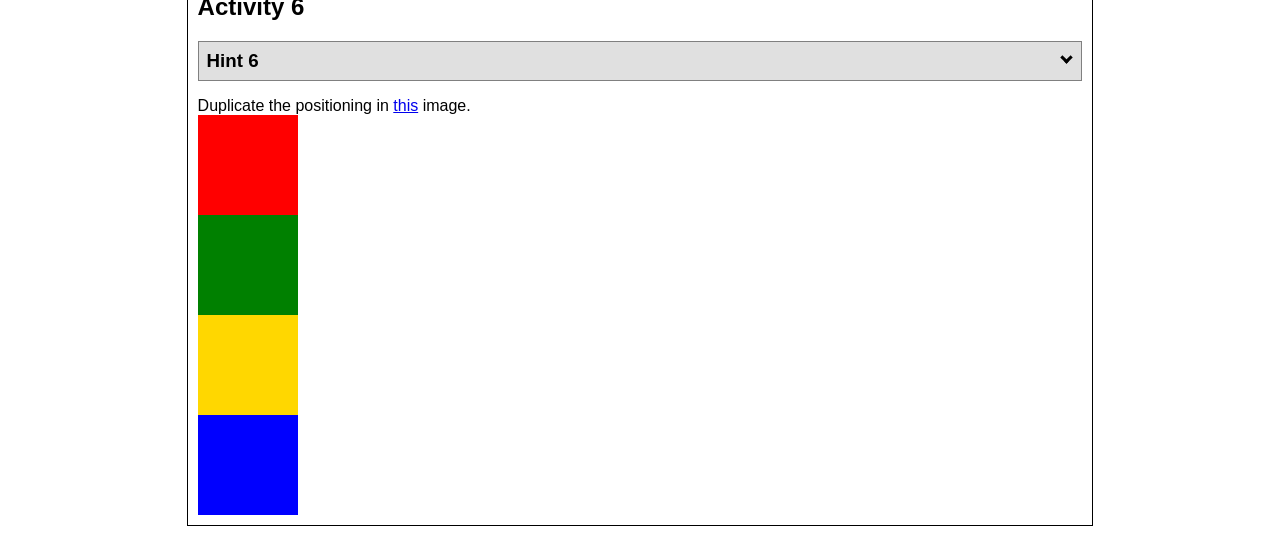
<file: ICE/positioning/positioning/positioning.html>
<!DOCTYPE html>
<html lang="en">
  <head>
    <!-- HTML - Name: positioning.html -->
    <title>Positioning Activity</title>
    <link rel="stylesheet" type="text/css" href="positionstyles.css" />
  </head>
  <body>
    <div class="activity">
      <h2>WDD 130 positioning exercises</h2>
      For each activity match make the boxes match the image by modifying the stylesheet.</div>
    <div class="activity">
      <h2>Activity 1</h2>
      <section class="hint"><input type="checkbox" ><i></i> <h3>Hint 1</h3><div><p>Use the activity instructions for the firt activity</a></p></div></section>
      <p>Follow the activity instructions to make the boxes match  <a href="images/example1.png" target="_blank">this</a> image.</p>
      <div class="content1" >
        <div class="red1" ></div>
        <div class="green1" ></div>
        <div class="green1" ></div>
        <div class="yellow1"></div>
        <div class="yellow1"></div>
        <div class="blue1"></div>
      </div>
    </div>
    <div class="activity">
      <h2>Activity 2</h2>
      <section class="hint"><input type="checkbox" > <h3>Hint 2</h3><i></i><div>
      <ul>
      <li>grid-template-columns: 50px 50px 50px 50px 50px </li></ul></div></section>
      <p>Overlap and stagger the squares like in <a href="images/example2.png" target="_blank">this</a> image.</p>
      <div class="content2" >
        <div class="red2" ></div>
        <div class="green2" ></div>
        <div class="yellow2"></div>
        <div class="blue2"></div>
      </div>
    </div>
    <div class="activity">
      <h2>Activity 3</h2>
      <section class="hint"><input type="checkbox" > <h3>Hint 3</h3><i></i><div><p>This one is going to be best solved with CSS Grid. Remember to make the boxes the right width first...then start moving them around. </p><h4>Properties used:</h4><ul><li>display:grid;</li><li>grid-template-columns:</li><li>grid-column-gap:</li>
        <li>grid-column:</li>  </ul></div></section>
      Create the 2 column layout like in <a href="images/example3.png" target="_blank">this</a>  image.
      <div class="content3" >
        <div class="red3" ></div>
        <div class="green3" ></div>
        <div class="yellow3"></div>
        <div class="blue3"></div>
      </div>
    </div>
    <div class="activity">
      <h2>Activity 4</h2>
      <section class="hint"><input type="checkbox" > <h3>Hint 4</h3><i></i><div><p>For the others we have been primarily concerned with width. For this one you will need to adjust height as well. </p><h4>Properties used:</h4><ul><li>display:grid;</li><li>grid-template-columns:</li><li>grid-row:</li></ul></div></section>
      Duplicate the positioning in <a href="images/example4.png" target="_blank">this</a> image. 
      <div class="content4" >
        <div class="red4" ></div>
        <div class="green4" ></div>
        <div class="yellow4"></div>
        <div class="blue4"></div>
      </div>
    </div>

    <div class="activity">
      <h2>Activity 5</h2>
      <section class="hint"><input type="checkbox" > <h3>Hint 5</h3><i></i><div><p>Grid is <strong>not</strong> the right way to do this.  In fact there is only one way to really do that...and that is with float. Remember that we float the thing we want the text to wrap around.  Also remember to start by making all the shapes the right size and shape.</p><h4>Properties used:</h4><ul><li>float: left;</li></ul></div></section>
      Wrap the text around the square like in <a href="images/example5.png" target="_blank">this</a> image. This is one case where Grid is NOT the right way to solve this one and will in fact make it harder if you try to use it!
      <div class="content5" >
        <div class="red5" ></div>
        <div class="green5" ></div>
        <div class="yellow5">Step 01: Continue creating the main page for your chosen web site by modifying the CSS file you created in week 9's Adding Classes and IDs to Your Website assignment. This week, you will position all of the content on your main page using the CSS positioning techniques taught in KhanAcademy. When you are done, your webpage layout should reflect what you outlined in the wireframe you designed in the assignment Your Own Site Diagram and Wireframe in week 3. <br />
          If you have changed your mind on how you want the content of your main page laid out, take an opportunity to update your wireframe before completing this assignment (it is much easier to experiment with different layouts in a wireframe than it is to do so by modifying the CSS). Also, if you find that you are having trouble with using CSS positioning, feel free to review the concepts at the learn layout site: http://learnlayout.com/. You should be able to apply these principles to your site. For futher help, refer back to the Max Design site used in the beginning of the course for an example of how to implement your site design.</div>
        <div class="blue5"></div>
      </div>
    </div>
    <div class="activity">
      <h2>Activity 6</h2>
      <section class="hint"><input type="checkbox" > <h3>Hint 6</h3><i></i><div><p>This one is all about visualizing the grid behind the layout. If you are having a hard time doing that first: all the sizes are even multiples of 100, and second here is another example with the lines drawn: <a href="images/example6-hint.png" target="_blank">example 6 with lines</a>. For this one you will find it easiest if you use px for the column width. You can also use <kbd>z-index</kbd> to control the element layering.    </p><h4>Properties used:</h4><ul><li>display:grid;</li><li>grid-template-columns:</li><li>grid-column:</li><li>grid-row:</li><li><a href="https://www.w3schools.com/cssref/pr_pos_z-index.asp" target="_blank">z-index:</a></li></ul></div></section>
      Duplicate the positioning in <a href="images/example6.png" target="_blank">this</a> image.
      <div class="content6" >
        <div class="red6" ></div>
        <div class="green6" ></div>
        <div class="yellow6"></div>
        <div class="blue6"></div>
      </div>
    </div>
  </body>
</html>
</file>
<file: styles/styles.css>
body {
    margin: 0;
    font-family: 'Open Sans', sans-serif;
    background-color: #0F172A;
    color: #021d5e;
    align-items: center;
    justify-content: center;

}

header {
    background-color: #2563EB;
    display: flex;
    justify-content: space-between;
    align-items: center;
    width: 100%;
    padding: 15px 30px;
    box-sizing: border-box;
}

footer {
    background-color: #2563EB;
    color: white;
    text-align: center;
    padding: 20px;
    position: fixed;
    width: 100%;
    bottom: 0;
}
h2, h3 { 
    font-family: 'Bebas Neue', sans-serif; 
    letter-spacing: 1px; 
}

.logo-section {
    display: flex;
    align-items: center;
    gap: 15px;
}

.logo-section img {
    width: 150px;
    height: auto;
    display: block;
    border-radius: 10px;
}

.logo-section h1 {
    color: white;
    font-size: 28px;
    margin: 0;
    font-family: 'Bebas Neue', sans-serif;
}

nav {
    display: flex;
    font-family: 'Open Sans', sans-serif;
    font-weight: 600;
    gap: 20px;
}

nav a {
    color: white;
    text-decoration: none;
    font-weight: bold;
}

nav a:hover {
    color: #DBEAFE;
}

nav ul {
    display: flex;
    list-style: none;
    gap: 20px;
    margin: 0;
    padding: 0;
}

.hero {
    display: flex;
    justify-content: center;
    padding: 80px 20px;
}


.hero-content {
    background-color: white;
    max-width: 800px;
    text-align: center;
    padding: 50px;
    border-radius: 20px;
    box-shadow: 0 4px 15px rgba(0,0,0,0.1);
}


.hero-content h2 {
    font-size: 54px;
    margin-bottom: 20px;
    color: #2563EB;
}


.hero-content p {
    font-size: 20px;
    line-height: 1.7;
}

main {
    padding: 40px;
}

.assignments h2 {
    text-align: center;
    font-size: 48px;
    margin-bottom: 40px;
    color: #2563EB;
}

.assignment-grid {
    display: grid;
    grid-template-columns: repeat(auto-fit, minmax(300px, 1fr));
    gap: 30px;
}

.card {
    background-color: white;
    padding: 30px;
    border-radius: 20px;
    box-shadow: 0 4px 12px rgba(0,0,0,0.1);
    transition: transform 0.3s ease;
}

.card:hover {
    transform: translateY(-5px);
}

.card h3 {
    color: #2563EB;
    font-size: 32px;
    margin-top: 0;
}

.card p {
    line-height: 1.7;
}

.card a {
    display: inline-block;
    margin-top: 15px;
    background-color: #2563EB;
    color: white;
    padding: 12px 20px;
    border-radius: 10px;
    text-decoration: none;
    font-weight: bold;
    transition: background-color 0.3s ease;
}

.card a:hover {
    background-color: #1D4ED8;
}
</file>
<file: ICE/portfolio-starter-code/portfolio-starter-code/css/index.css>
/* Add your CSS here to style the photography portfolio*/

/* Go here to get fonts: https://fonts.google.com/*/
/* Select a font, and copy it's @import statement. Paste at the top of this file.*/

/* Flexbox cheat sheet: https://flexbox.malven.co/*/
 @import url('https://fonts.googleapis.com/css2?family=BJCree:wght@400;500;600;700&family=Bebas+Neue&family=Lato:ital,wght@0,100;0,300;0,400;0,700;0,900;1,100;1,300;1,400;1,700;1,900&family=Noto+Sans+Ol+Chiki:wght@400..700&family=Nunito:ital,wght@0,200..1000;1,200..1000&family=Roboto+Mono:ital,wght@0,100..700;1,100..700&display=swap');
@import url('https://fonts.googleapis.com/css2?family=BJCree:wght@400;500;600;700&family=Bebas+Neue&family=Lato:ital,wght@0,100;0,300;0,400;0,700;0,900;1,100;1,300;1,400;1,700;1,900&family=Libre+Baskerville:ital,wght@0,400..700;1,400..700&family=Noto+Sans+Ol+Chiki:wght@400..700&family=Nunito:ital,wght@0,200..1000;1,200..1000&family=Roboto+Mono:ital,wght@0,100..700;1,100..700&display=swap');

h1 {
    font-family: "Bebas Neue";
    text-align: center;
    font-size: 5em;
    margin-bottom: 0;
}

h2 {
    font-family: 'BJCree';
    text-align: center;
    margin-top: 0;

}

nav {
    display: flex;
    justify-content: space-around;
    font-family: "Bebas Neue";
    height: 100px;
    align-items: center;
    border-bottom: 2px dashed pink;
    border-top: 2px dashed pink;
}

nav a {
    text-decoration: none;
    color: purple;
    font-size: 2em
}

nav a:hover {
    font-weight: bolder;
    color: darkolivegreen;
}

img {
    max-width: 200px;
}

#img-container {
    display:flex;
    margin-top: 15px;
    flex-direction: column;
    flex-wrap: wrap;
    max-height: 1500px;
    gap: 15px;
    align-content: center;
}
</file>
<file: ICE/favorite_devo/favorite_devo/styles/styles.css>
@import url('https://fonts.googleapis.com/css2?family=BJCree:wght@400;500;600;700&family=Bebas+Neue&family=Lato:ital,wght@0,100;0,300;0,400;0,700;0,900;1,100;1,300;1,400;1,700;1,900&family=Libre+Baskerville:ital,wght@0,400..700;1,400..700&family=Noto+Sans+Ol+Chiki:wght@400..700&family=Nunito:ital,wght@0,200..1000;1,200..1000&family=Oswald:wght@200..700&family=Roboto+Mono:ital,wght@0,100..700;1,100..700&display=swap');

body {
  margin: 0;
  height: 100%;
  font-family: Arial, sans-serif;
  background: linear-gradient(to bottom, #d3d3d3, #001f3f);
  background-repeat: no-repeat; /* Just in case */
  background-attachment: fixed;
}

.container {
  text-align: center;
}

.header {
  padding: 20px 0;
}

.header-image {
  background-image: url('../images/icenter.png'); /* Replace with your image */
  background-repeat: no-repeat;
  background-position: center;
  height: 150px;
  display: flex;
  flex-direction: column;
  justify-content: center;
  color: white;

}

.header-image h1 {
  margin: 0;
  line-height: 0.9;
    font-size: 3.5em;
  font-weight: bold;
  text-shadow: 2px 2px 4px rgba(0, 0, 0, 0.7);
  background: #00000055;
}

.content-box {
  background-color: white;
  margin: 30px auto;
  width: 90%;
  max-width: 900px;
  padding: 40px;
  box-shadow: 5px 5px 0px black;
  min-height: 400px;
}

table {
  border-collapse: collapse;
  font: Oswald;
}

td, th {
  padding: 10px;
  text-align: left;
  border: 5px darkblue dashed;
  font: 1em , sans-serif; 
}

form {
  display: grid;
  grid-template-columns: 1fr 2fr;
  gap: 10px;
  margin: auto;
  

}

label {
  justify-self: end;
  font-weight: bolder;
  color: #001f3f;
}

input {
  width: 300px;
}

button[type=submit] {
  grid-column: 2 / 3;
  width: 25%;
  justify-self: center;
}
</file>
<file: ICE/positioning/positioning/positionstyles.css>
/* CSS - Name: "positionstyles.css" */

/* Activity 1 styles */

.content1 {
  /* This is the parent of the activity 1 boxes. */
  display: grid;
  grid-template-columns: 1fr 1fr;
  grid-template-rows: 1fr 1fr 1fr 1fr;
  grid-gap: 15px;
  justify-items: center;
  align-items: center;

}
.red1 { 
  width: 100%; 
  height: 100px; 
  background-color: red; 
  grid-column: 1 / 3;

} 
.green1 {
  width: 200px; 
  height: 200px; 
  background-color: green; 

} 

.yellow1 {
  width: 200px; 
  height: 200px; 
  background-color: gold;


} 
.blue1 {
  width: 100%; 
  height: 100px; 
  background-color: blue; 
  grid-column: 1 / 3;

} 

/* Activity 2 styles */ 
.content2 {
  /* This is the parent of the activity 2 boxes. */
  display: grid;
  grid-template-columns: 50px 50px 50px 50px 50px;

  align-items: center;

}
.red2 {
  width: 100px; 
  height: 100px; 
  background-color: red;
  grid-column: 1 / 4; 
  grid-row: 1 / 4;
} 
.green2 { 
  width: 100px; 
  height: 100px; 
  background-color: green; 
  grid-column: 2 / 5;
  grid-row: 2 / 5;

} 
.yellow2 {
  width: 100px; 
  height: 100px; 
  background-color: gold; 
  grid-column: 3 / 6;
  grid-row: 3 / 6;
} 
.blue2 {
  width: 100px; 
  height: 100px; 
  background-color: blue; 
  grid-column: 4 / 6;
  grid-row: 4 / 7;
} 
/* Activity 3 styles */ 
.content3 {
  /* This is the parent of the activity 3 boxes. */
  display: grid;
  grid-template-columns: 50px 50px 50px 50px;
  grid-template-rows: 50px 50px 50px 50px;
}
.red3 {
  width: 350px; 
  height: 100px; 
  background-color: red; 
  grid-column: 1 / 4;
  grid-row: 1 / 4; 
} 
.green3 {
  width: 150px; 
  height: 50px; 
  background-color: green;
  grid-column: 1 / 4;
  grid-row: 3 / 4;
} 
.yellow3 {
  width: 150px; 
  height: 50px; 
  background-color: gold; 
  grid-column: 5 / 5;
  grid-row: 3 / 5;
} 
.blue3 {
  width: 350px;
  height: 100px; 
  background-color: blue;
  grid-column: 1 / 5;
  grid-row: 4 / 5; 
} 
/* Activity 4 styles */ 
.content4 {
  /* This is the parent of the activity 4 boxes. */
  height: 400px;
}
.red4 {
  width: 100px; 
  height: 100px; 
  background-color: red; 
} 
.green4 {
  width: 100px; 
  height: 100px; 
  background-color: green; 
} 
.yellow4 {
  width: 100px; 
  height: 100px; 
  background-color: gold; 
} 
.blue4 {
  width: 100px; 
  height: 100px; 
  background-color: blue; 
} 
/* Activity 5 styles */ 
.content5 {
  /* This is the parent of the activity 5 boxes. */
  height: 400px;
}
.red5 { 
  width: 100px; 
  height: 100px; 
  background-color: red; 
} 
.green5 { 
  width: 100px; 
  height: 100px; 
  background-color: green; 

} 
.yellow5 {
  width: 100px; 
  height: 100px; 
  background-color: gold; 

} 
.blue5 {
  width: 100px; 
  height: 100px; 
  background-color: blue; 
} 
/* Activity 6 styles */ 
.content6 {
  /* This is the parent of the activity 6 boxes. */
}
.red6 {
  width: 100px; 
  height: 100px; 
  background-color: red; 
} 
.green6 {
  width: 100px; 
  height: 100px; 
  background-color: green; 
} 
.yellow6 {
  width: 100px; 
  height: 100px; 
  background-color: gold; 
} 
.blue6 {
  width: 100px; 
  height: 100px; 
  background-color: blue; 
} 


/* Do not make any changes below here */
.activity {
  width: 70%; 
  margin: 20px auto; 
  font-family: Arial, sans-serif; 
  border: 1px solid black; 
  padding: 10px; 
  clear:both; 
  overflow: auto;
} 

.hint {
  border: 1px solid grey;
  background: #e0e0e0;
  padding: .5em;
  position: relative;
  margin: 1em 0;
}
.hint h3 {
  margin: 0;
}
.hint:hover {
  background: #d0d0d0;
}
.hint > div {
  display: none;
}

.hint input[type=checkbox] {
  position: absolute;
  width: 100%;
  height: 100%;
  opacity: 0;
  z-index: 1;
  cursor: pointer;
}

.hint input[type=checkbox]:checked ~ div {
  display: block;
}

.hint i {
  position: absolute;
  transform: translate(-6px, 0);
  margin-top: 16px;
  right: 10px;
  top: -3px;
}
.hint i:before, .hint i:after {
  content: "";
  position: absolute;
  background-color: black;
  width: 3px;
  height: 9px;
}
.hint i:before {
  transform: translate(2px, 0) rotate(45deg);
}
.hint i:after {
  transform: translate(-2px, 0) rotate(-45deg);
}

.hint input[type=checkbox]:checked ~ i:before {
  transform: translate(-2px, 0) rotate(45deg);
}
.hint input[type=checkbox]:checked ~ i:after {
  transform: translate(2px, 0) rotate(-45deg);
}
.hint a {
  position: relative;
  z-index: 1;
}
</file>
